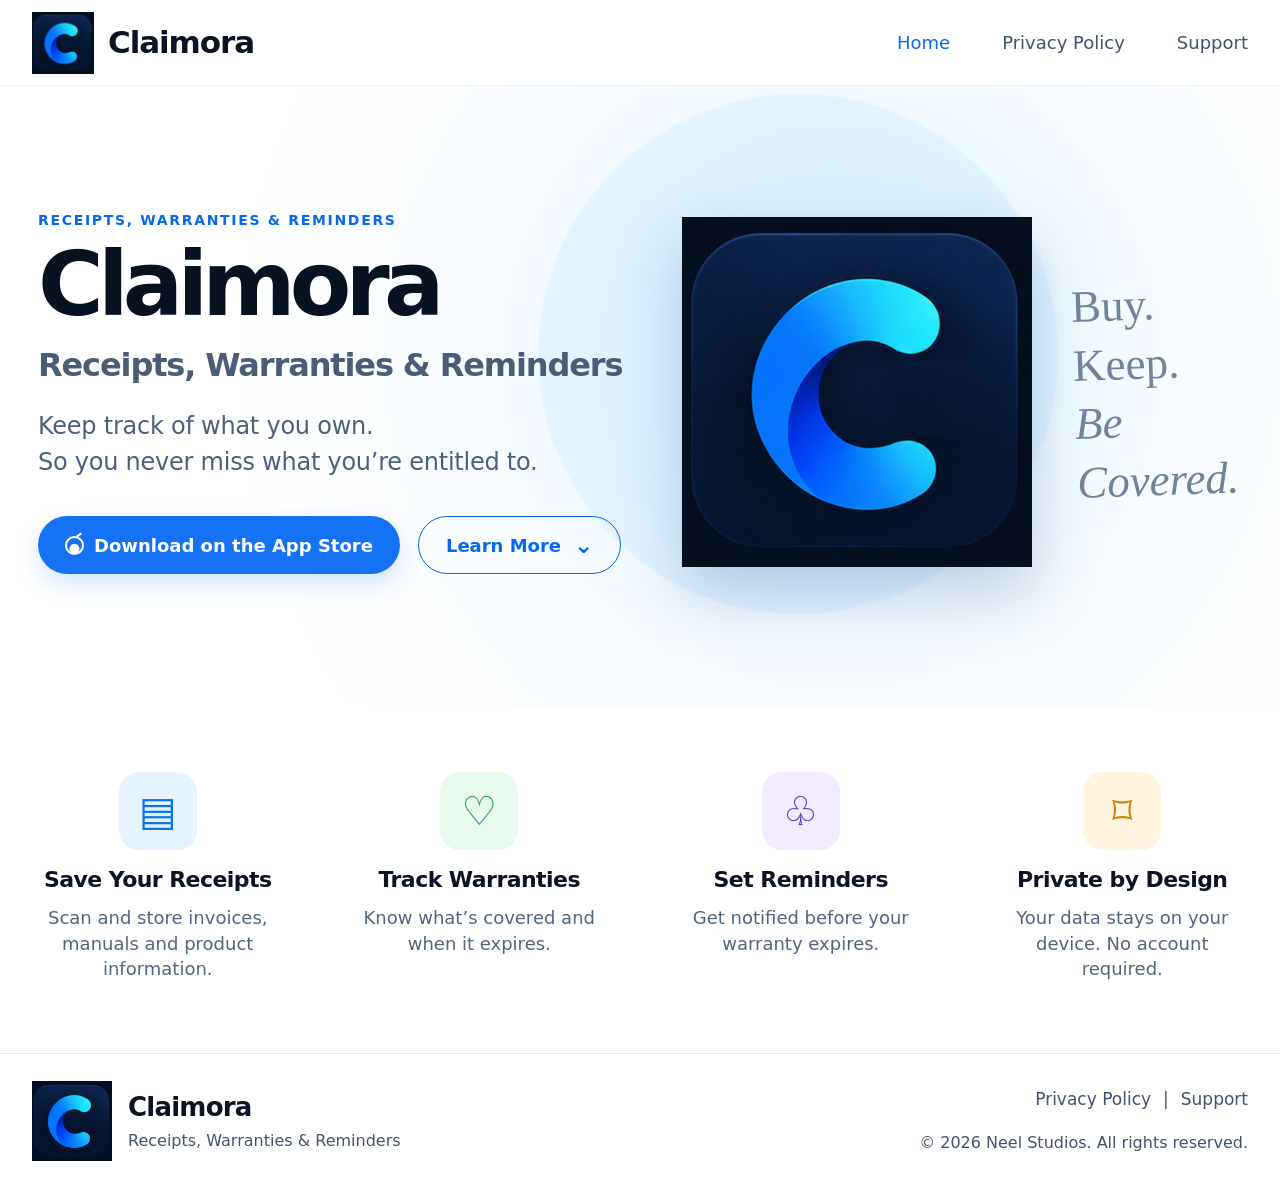
<file: index.html>
<!doctype html>
<html lang="en-AU">
<head>
  <meta charset="utf-8">
  <meta name="viewport" content="width=device-width, initial-scale=1">
  <meta name="description" content="Claimora — receipts, warranties and reminders, kept together in one private vault.">
  <title>Claimora — Receipts, Warranties &amp; Reminders</title>
  <link rel="icon" href="assets/logo/claimora-icon.png" type="image/png">
  <link rel="stylesheet" href="assets/style.css">
</head>
<body>
  <header class="site-header">
    <div class="shell nav">
      <a class="brand" href="./" aria-label="Claimora home">
        <img class="brand-logo" src="assets/logo/claimora-icon.png" alt="Claimora logo">
        <span>Claimora</span>
      </a>
      <nav aria-label="Main navigation">
        <a class="active" href="./">Home</a>
        <a href="privacy/">Privacy Policy</a>
        <a href="support/">Support</a>
      </nav>
    </div>
  </header>

  <main>
    <section class="hero-section">
      <div class="shell hero-grid">
        <div class="hero-copy">
          <p class="eyebrow">RECEIPTS, WARRANTIES &amp; REMINDERS</p>
          <h1>Claimora</h1>
          <h2>Receipts, Warranties &amp; Reminders</h2>
          <p class="lead">Keep track of what you own.<br>So you never miss what you’re entitled to.</p>
          <div class="actions">
            <span class="button app-store"><span class="apple-mark" aria-hidden="true">●</span> Download on the App Store</span>
            <a class="button secondary" href="#features">Learn More <span aria-hidden="true">⌄</span></a>
          </div>
        </div>

        <div class="hero-visual" aria-label="Claimora app icon and tagline">
          <img src="assets/logo/claimora-icon.png" alt="Claimora app icon">
          <p>Buy.<br>Keep.<br><em>Be Covered.</em></p>
        </div>
      </div>
    </section>

    <section id="features" class="features-section">
      <div class="shell feature-grid">
        <article class="feature-card receipt">
          <div class="feature-icon" aria-hidden="true">▤</div>
          <h3>Save Your Receipts</h3>
          <p>Scan and store invoices, manuals and product information.</p>
        </article>
        <article class="feature-card warranty">
          <div class="feature-icon" aria-hidden="true">♡</div>
          <h3>Track Warranties</h3>
          <p>Know what’s covered and when it expires.</p>
        </article>
        <article class="feature-card reminders">
          <div class="feature-icon" aria-hidden="true">♧</div>
          <h3>Set Reminders</h3>
          <p>Get notified before your warranty expires.</p>
        </article>
        <article class="feature-card privacy">
          <div class="feature-icon" aria-hidden="true">⌑</div>
          <h3>Private by Design</h3>
          <p>Your data stays on your device. No account required.</p>
        </article>
      </div>
    </section>
  </main>

  <footer class="site-footer">
    <div class="shell footer-grid">
      <div class="footer-brand">
        <img src="assets/logo/claimora-icon.png" alt="Claimora logo">
        <div>
          <strong>Claimora</strong>
          <span>Receipts, Warranties &amp; Reminders</span>
        </div>
      </div>
      <div class="footer-right">
        <div><a href="privacy/">Privacy Policy</a><span>|</span><a href="support/">Support</a></div>
        <p>© 2026 Neel Studios. All rights reserved.</p>
      </div>
    </div>
  </footer>
</body>
</html>
</file>
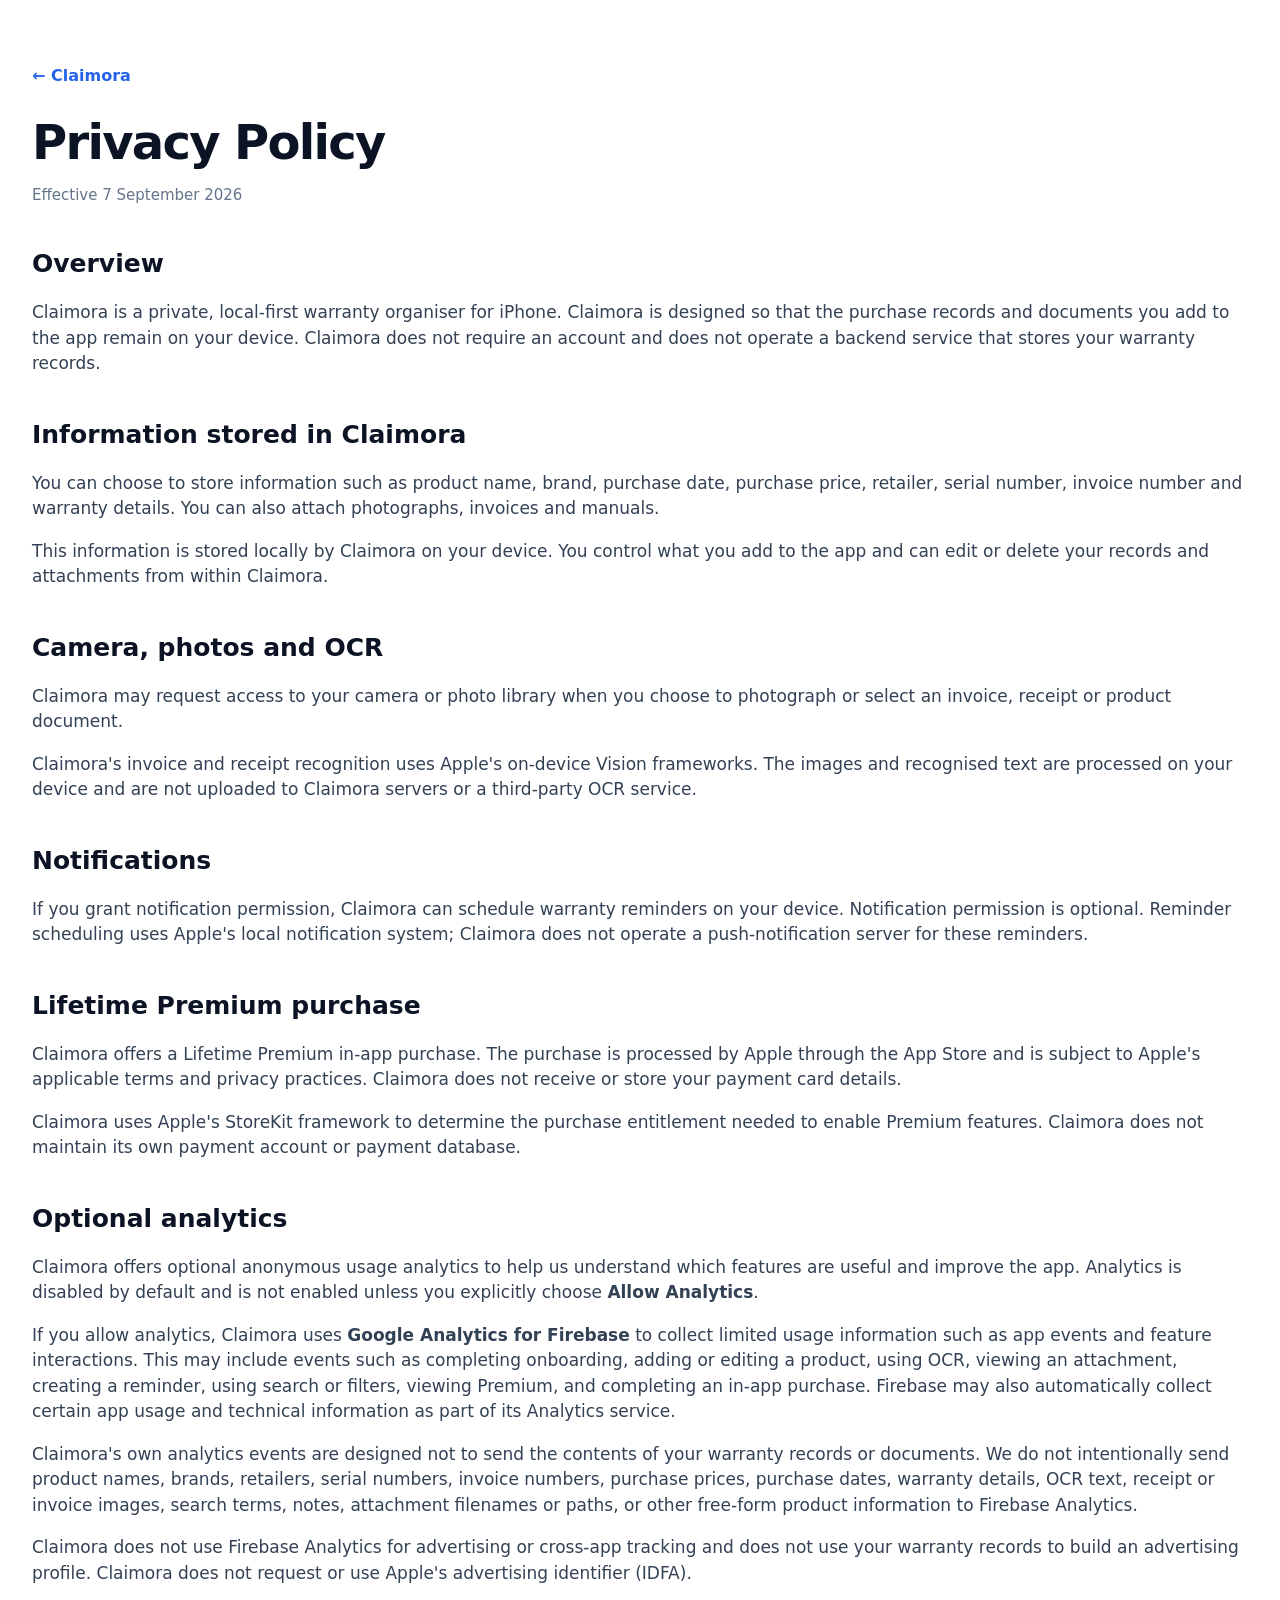
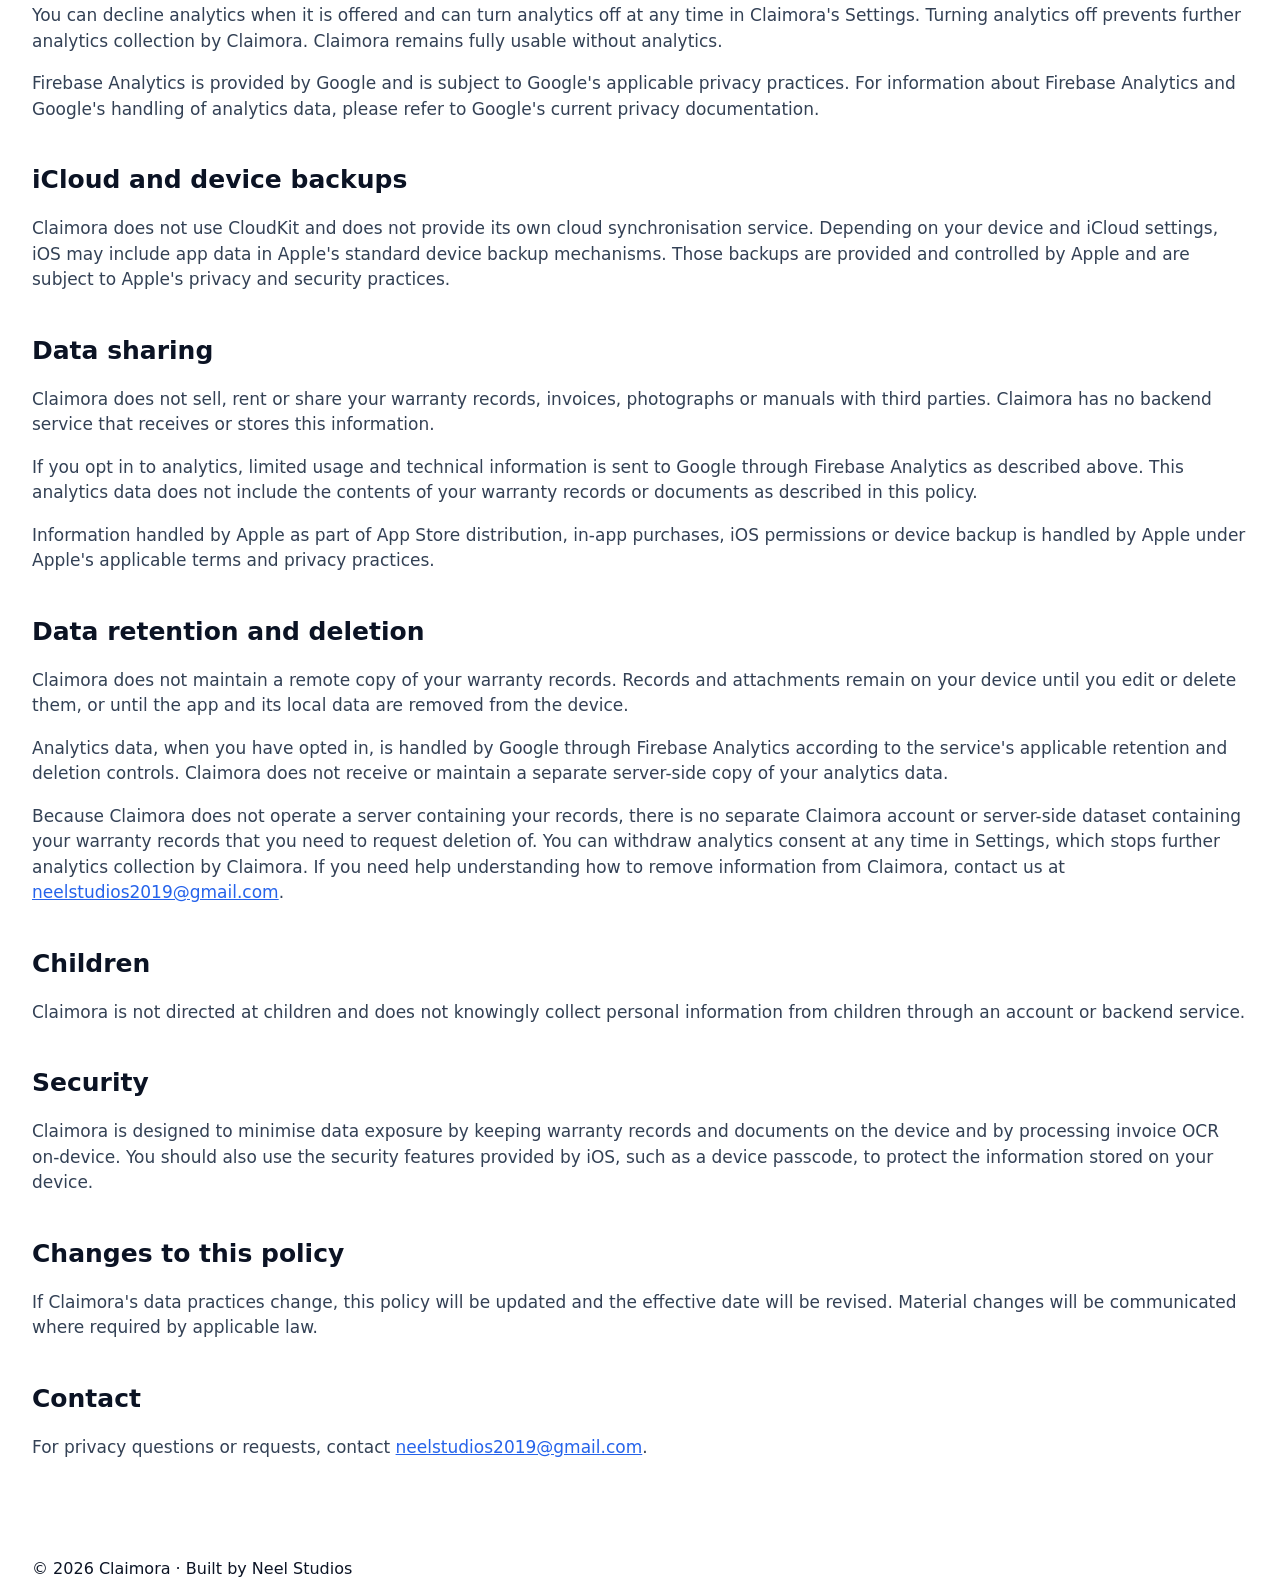
<file: privacy/index.html>
<!doctype html>
<html lang="en-AU">
<head>
  <meta charset="utf-8">
  <meta name="viewport" content="width=device-width, initial-scale=1">
  <meta name="description" content="Claimora Privacy Policy">
  <title>Privacy Policy · Claimora</title>
  <link rel="stylesheet" href="../assets/style.css">
</head>
<body>
  <main class="shell page">
    <a class="back" href="../">← Claimora</a>
    <h1>Privacy Policy</h1>
    <p class="muted">Effective 7 September 2026</p>

    <h2>Overview</h2>
    <p>Claimora is a private, local-first warranty organiser for iPhone. Claimora is designed so that the purchase records and documents you add to the app remain on your device. Claimora does not require an account and does not operate a backend service that stores your warranty records.</p>

    <h2>Information stored in Claimora</h2>
    <p>You can choose to store information such as product name, brand, purchase date, purchase price, retailer, serial number, invoice number and warranty details. You can also attach photographs, invoices and manuals.</p>
    <p>This information is stored locally by Claimora on your device. You control what you add to the app and can edit or delete your records and attachments from within Claimora.</p>

    <h2>Camera, photos and OCR</h2>
    <p>Claimora may request access to your camera or photo library when you choose to photograph or select an invoice, receipt or product document.</p>
    <p>Claimora's invoice and receipt recognition uses Apple's on-device Vision frameworks. The images and recognised text are processed on your device and are not uploaded to Claimora servers or a third-party OCR service.</p>

    <h2>Notifications</h2>
    <p>If you grant notification permission, Claimora can schedule warranty reminders on your device. Notification permission is optional. Reminder scheduling uses Apple's local notification system; Claimora does not operate a push-notification server for these reminders.</p>

    <h2>Lifetime Premium purchase</h2>
    <p>Claimora offers a Lifetime Premium in-app purchase. The purchase is processed by Apple through the App Store and is subject to Apple's applicable terms and privacy practices. Claimora does not receive or store your payment card details.</p>
    <p>Claimora uses Apple's StoreKit framework to determine the purchase entitlement needed to enable Premium features. Claimora does not maintain its own payment account or payment database.</p>

    <h2>Optional analytics</h2>
    <p>Claimora offers optional anonymous usage analytics to help us understand which features are useful and improve the app. Analytics is disabled by default and is not enabled unless you explicitly choose <strong>Allow Analytics</strong>.</p>
    <p>If you allow analytics, Claimora uses <strong>Google Analytics for Firebase</strong> to collect limited usage information such as app events and feature interactions. This may include events such as completing onboarding, adding or editing a product, using OCR, viewing an attachment, creating a reminder, using search or filters, viewing Premium, and completing an in-app purchase. Firebase may also automatically collect certain app usage and technical information as part of its Analytics service.</p>
    <p>Claimora's own analytics events are designed not to send the contents of your warranty records or documents. We do not intentionally send product names, brands, retailers, serial numbers, invoice numbers, purchase prices, purchase dates, warranty details, OCR text, receipt or invoice images, search terms, notes, attachment filenames or paths, or other free-form product information to Firebase Analytics.</p>
    <p>Claimora does not use Firebase Analytics for advertising or cross-app tracking and does not use your warranty records to build an advertising profile. Claimora does not request or use Apple's advertising identifier (IDFA).</p>
    <p>You can decline analytics when it is offered and can turn analytics off at any time in Claimora's Settings. Turning analytics off prevents further analytics collection by Claimora. Claimora remains fully usable without analytics.</p>
    <p>Firebase Analytics is provided by Google and is subject to Google's applicable privacy practices. For information about Firebase Analytics and Google's handling of analytics data, please refer to Google's current privacy documentation.</p>

    <h2>iCloud and device backups</h2>
    <p>Claimora does not use CloudKit and does not provide its own cloud synchronisation service. Depending on your device and iCloud settings, iOS may include app data in Apple's standard device backup mechanisms. Those backups are provided and controlled by Apple and are subject to Apple's privacy and security practices.</p>

    <h2>Data sharing</h2>
    <p>Claimora does not sell, rent or share your warranty records, invoices, photographs or manuals with third parties. Claimora has no backend service that receives or stores this information.</p>
    <p>If you opt in to analytics, limited usage and technical information is sent to Google through Firebase Analytics as described above. This analytics data does not include the contents of your warranty records or documents as described in this policy.</p>
    <p>Information handled by Apple as part of App Store distribution, in-app purchases, iOS permissions or device backup is handled by Apple under Apple's applicable terms and privacy practices.</p>

    <h2>Data retention and deletion</h2>
    <p>Claimora does not maintain a remote copy of your warranty records. Records and attachments remain on your device until you edit or delete them, or until the app and its local data are removed from the device.</p>
    <p>Analytics data, when you have opted in, is handled by Google through Firebase Analytics according to the service's applicable retention and deletion controls. Claimora does not receive or maintain a separate server-side copy of your analytics data.</p>
    <p>Because Claimora does not operate a server containing your records, there is no separate Claimora account or server-side dataset containing your warranty records that you need to request deletion of. You can withdraw analytics consent at any time in Settings, which stops further analytics collection by Claimora. If you need help understanding how to remove information from Claimora, contact us at <a href="mailto:neelstudios2019@gmail.com">neelstudios2019@gmail.com</a>.</p>

    <h2>Children</h2>
    <p>Claimora is not directed at children and does not knowingly collect personal information from children through an account or backend service.</p>

    <h2>Security</h2>
    <p>Claimora is designed to minimise data exposure by keeping warranty records and documents on the device and by processing invoice OCR on-device. You should also use the security features provided by iOS, such as a device passcode, to protect the information stored on your device.</p>

    <h2>Changes to this policy</h2>
    <p>If Claimora's data practices change, this policy will be updated and the effective date will be revised. Material changes will be communicated where required by applicable law.</p>

    <h2>Contact</h2>
    <p>For privacy questions or requests, contact <a href="mailto:neelstudios2019@gmail.com">neelstudios2019@gmail.com</a>.</p>
  </main>
  <footer class="shell footer">© 2026 Claimora · Built by Neel Studios</footer>
</body>
</html>
</file>
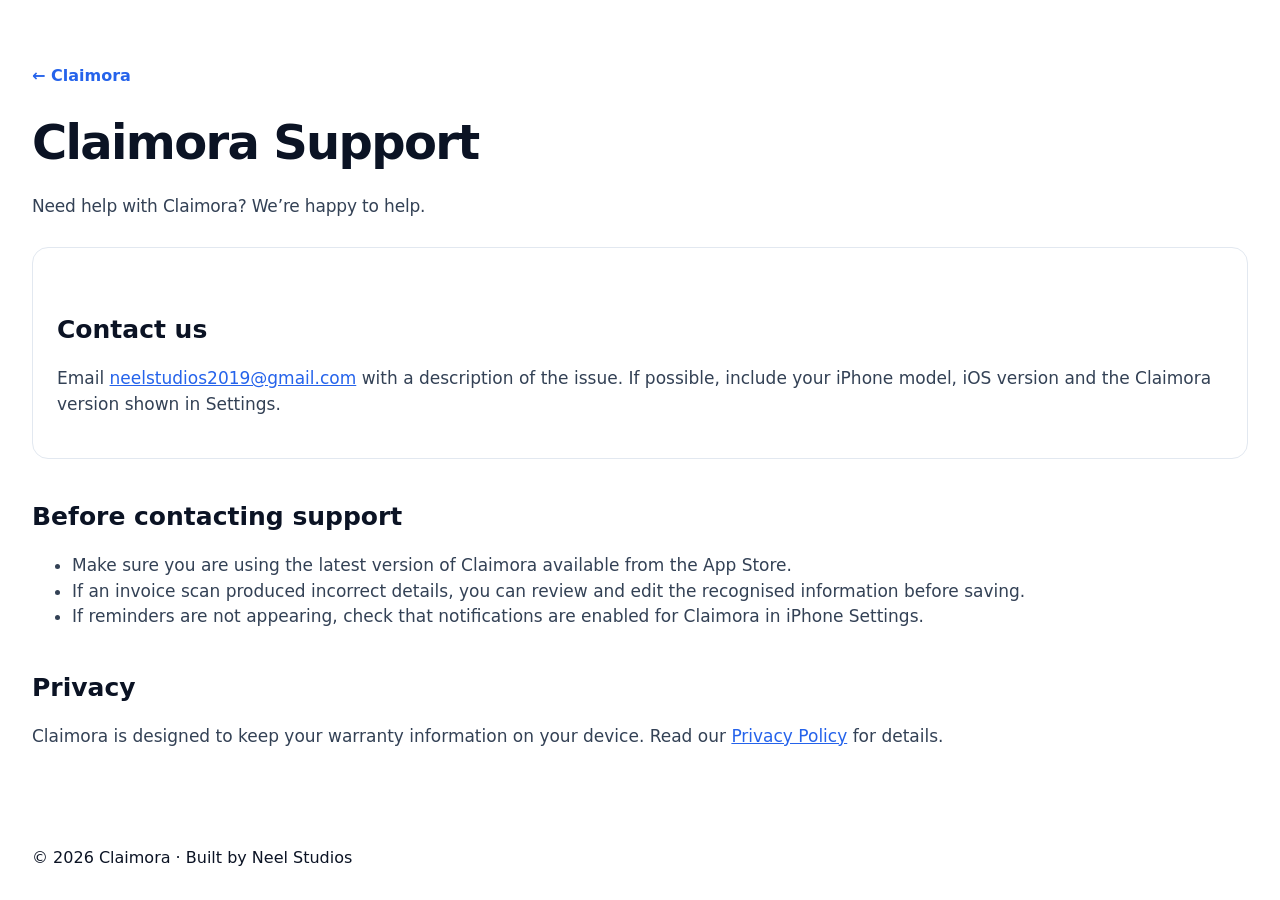
<file: support/index.html>
<!doctype html>
<html lang="en-AU">
<head><meta charset="utf-8"><meta name="viewport" content="width=device-width, initial-scale=1"><meta name="description" content="Claimora Support"><title>Support · Claimora</title><link rel="stylesheet" href="../assets/style.css"></head>
<body><main class="shell page"><a class="back" href="../">← Claimora</a><h1>Claimora Support</h1><p class="lead">Need help with Claimora? We’re happy to help.</p>
<div class="card"><h2>Contact us</h2><p>Email <a href="mailto:neelstudios2019@gmail.com">neelstudios2019@gmail.com</a> with a description of the issue. If possible, include your iPhone model, iOS version and the Claimora version shown in Settings.</p></div>
<h2>Before contacting support</h2><ul><li>Make sure you are using the latest version of Claimora available from the App Store.</li><li>If an invoice scan produced incorrect details, you can review and edit the recognised information before saving.</li><li>If reminders are not appearing, check that notifications are enabled for Claimora in iPhone Settings.</li></ul>
<h2>Privacy</h2><p>Claimora is designed to keep your warranty information on your device. Read our <a href="../privacy/">Privacy Policy</a> for details.</p>
</main><footer class="shell footer">© 2026 Claimora · Built by Neel Studios</footer></body></html>
</file>
<file: assets/style.css>
:root{font-family:-apple-system,BlinkMacSystemFont,"SF Pro Display","SF Pro Text",system-ui,sans-serif;color:#0b1324;background:#fff;line-height:1.5;-webkit-font-smoothing:antialiased}*{box-sizing:border-box}html{scroll-behavior:smooth}body{margin:0;min-height:100vh;background:#fff}.shell{width:min(1400px,calc(100% - 64px));margin:0 auto}.site-header{height:86px;background:rgba(255,255,255,.94);border-bottom:1px solid #edf2f7;position:relative;z-index:2}.nav{height:100%;display:flex;align-items:center;justify-content:space-between}.brand{display:flex;align-items:center;gap:14px;color:#0b1324;text-decoration:none;font-size:31px;font-weight:750;letter-spacing:-.035em}.brand-logo{width:62px;height:62px;display:block}.nav nav{display:flex;align-items:center;gap:52px}.nav nav a{color:#43536d;text-decoration:none;font-size:18px;font-weight:500}.nav nav a:hover,.nav nav a.active{color:#0868ed}.hero-section{position:relative;overflow:hidden;background:radial-gradient(circle at 65% 44%,#d9f1ff 0,#edf8ff 22%,rgba(248,252,255,.92) 42%,#fff 68%);padding:76px 0 86px}.hero-section:before{content:"";position:absolute;width:520px;height:520px;border-radius:50%;background:rgba(169,221,255,.22);left:42%;top:8px;filter:blur(1px)}.hero-grid{position:relative;z-index:1;display:grid;grid-template-columns:1.03fr .97fr;align-items:center;gap:50px;min-height:460px}.hero-copy{padding-left:6px}.eyebrow{margin:0 0 10px;font-size:14px;font-weight:750;letter-spacing:.12em;color:#0868ed}.hero-copy h1{margin:0;font-size:clamp(68px,7vw,104px);line-height:.98;letter-spacing:-.065em;color:#071120}.hero-copy h2{margin:18px 0 0;font-size:clamp(25px,2.5vw,38px);line-height:1.15;letter-spacing:-.035em;font-weight:650;color:#4a5c76}.lead{margin:25px 0 0;font-size:24px;line-height:1.5;color:#4d607c;letter-spacing:-.01em}.actions{display:flex;gap:18px;align-items:center;margin-top:36px;flex-wrap:wrap}.button{display:inline-flex;align-items:center;justify-content:center;gap:10px;min-height:58px;padding:0 27px;border-radius:30px;background:#1672f5;color:#fff;text-decoration:none;font-size:18px;font-weight:650;box-shadow:0 10px 24px rgba(22,114,245,.18)}.button.secondary{background:transparent;color:#0868ed;border:1.8px solid #0868ed;box-shadow:none}.button.secondary span{font-size:23px;line-height:0;margin-left:3px}.apple-mark{font-size:13px;width:19px;height:19px;border:2px solid currentColor;border-radius:50%;display:inline-grid;place-items:center;position:relative}.apple-mark:after{content:"";width:6px;height:2px;background:currentColor;position:absolute;top:-4px;right:0;transform:rotate(-35deg);border-radius:2px}.hero-visual{display:flex;align-items:center;justify-content:center;gap:42px}.hero-visual img{width:min(350px,31vw);height:auto;border-radius:0;filter:drop-shadow(0 26px 32px rgba(13,56,116,.22))}.hero-visual p{margin:0;font-family:"Bradley Hand","Segoe Print","Comic Sans MS",cursive;font-size:45px;line-height:1.3;color:#71839c;transform:rotate(-2deg)}.hero-visual em{font-style:italic}.features-section{background:#fff;padding:64px 0 72px}.feature-grid{display:grid;grid-template-columns:repeat(4,1fr);gap:70px}.feature-card{text-align:center}.feature-icon{width:78px;height:78px;margin:0 auto 17px;border-radius:20px;display:grid;place-items:center;font-size:40px;font-weight:500}.receipt .feature-icon{background:#e6f3ff;color:#0874eb}.warranty .feature-icon{background:#e8faee;color:#24984d}.reminders .feature-icon{background:#f2eaff;color:#5a2bc5}.privacy .feature-icon{background:#fff4df;color:#cc8509}.feature-card h3{margin:0;font-size:22px;line-height:1.2;letter-spacing:-.025em}.feature-card p{max-width:270px;margin:12px auto 0;font-size:18px;line-height:1.4;color:#53657e}.site-footer{border-top:1px solid #e5eaf0;background:#fff;padding:27px 0 34px}.footer-grid{display:flex;align-items:center;justify-content:space-between;gap:30px}.footer-brand{display:flex;align-items:center;gap:16px}.footer-brand img{width:80px;height:80px}.footer-brand strong{display:block;font-size:26px;letter-spacing:-.03em}.footer-brand span{display:block;margin-top:2px;font-size:16px;color:#43536d}.footer-right{text-align:right;color:#43536d;font-size:17px}.footer-right a{color:#43536d;text-decoration:none}.footer-right a:hover{color:#0868ed}.footer-right>div{display:flex;justify-content:flex-end;gap:12px}.footer-right p{margin:18px 0 0;font-size:16px}.page{padding:64px 0 80px}.page h1{font-size:48px;line-height:1.1;letter-spacing:-.035em;margin:28px 0 10px}.page h2{margin-top:42px;font-size:25px;line-height:1.25}.page p,.page li{font-size:17px;color:#334155}.page .muted{color:#64748b;font-size:15px}.page a{color:#2563eb}.card{margin-top:28px;padding:24px;border:1px solid #e2e8f0;border-radius:16px;background:white}.back{color:#2563eb;text-decoration:none;font-weight:600}@media(max-width:1050px){.shell{width:min(100% - 44px,1400px)}.hero-grid{grid-template-columns:1fr;gap:45px;text-align:center}.hero-copy{padding-left:0}.hero-visual{justify-content:center}.hero-section{padding-top:58px}.feature-grid{gap:35px}.nav nav{gap:28px}}@media(max-width:760px){.shell{width:min(100% - 28px,1400px)}.site-header{height:auto;padding:14px 0}.nav{gap:16px;flex-wrap:wrap}.brand{font-size:25px}.brand-logo{width:48px;height:48px}.nav nav{width:100%;justify-content:space-between;gap:12px}.nav nav a{font-size:15px}.hero-section{padding:48px 0 58px}.hero-copy h1{font-size:64px}.hero-copy h2{font-size:25px}.lead{font-size:19px}.actions{justify-content:center;margin-top:28px}.button{width:100%;font-size:17px}.hero-visual{gap:18px;flex-direction:column}.hero-visual img{width:min(280px,68vw)}.hero-visual p{font-size:35px}.features-section{padding:50px 0 55px}.feature-grid{grid-template-columns:1fr 1fr;gap:44px 20px}.feature-icon{width:68px;height:68px;font-size:34px}.feature-card h3{font-size:19px}.feature-card p{font-size:16px}.footer-grid{align-items:flex-start;flex-direction:column}.footer-right{text-align:left;width:100%}.footer-right>div{justify-content:flex-start}.footer-brand img{width:65px;height:65px}.footer-brand strong{font-size:22px}}@media(max-width:450px){.nav nav a{font-size:14px}.feature-grid{grid-template-columns:1fr}.feature-card p{max-width:300px}.hero-copy h1{font-size:58px}.hero-visual p{font-size:31px}}
</file>
